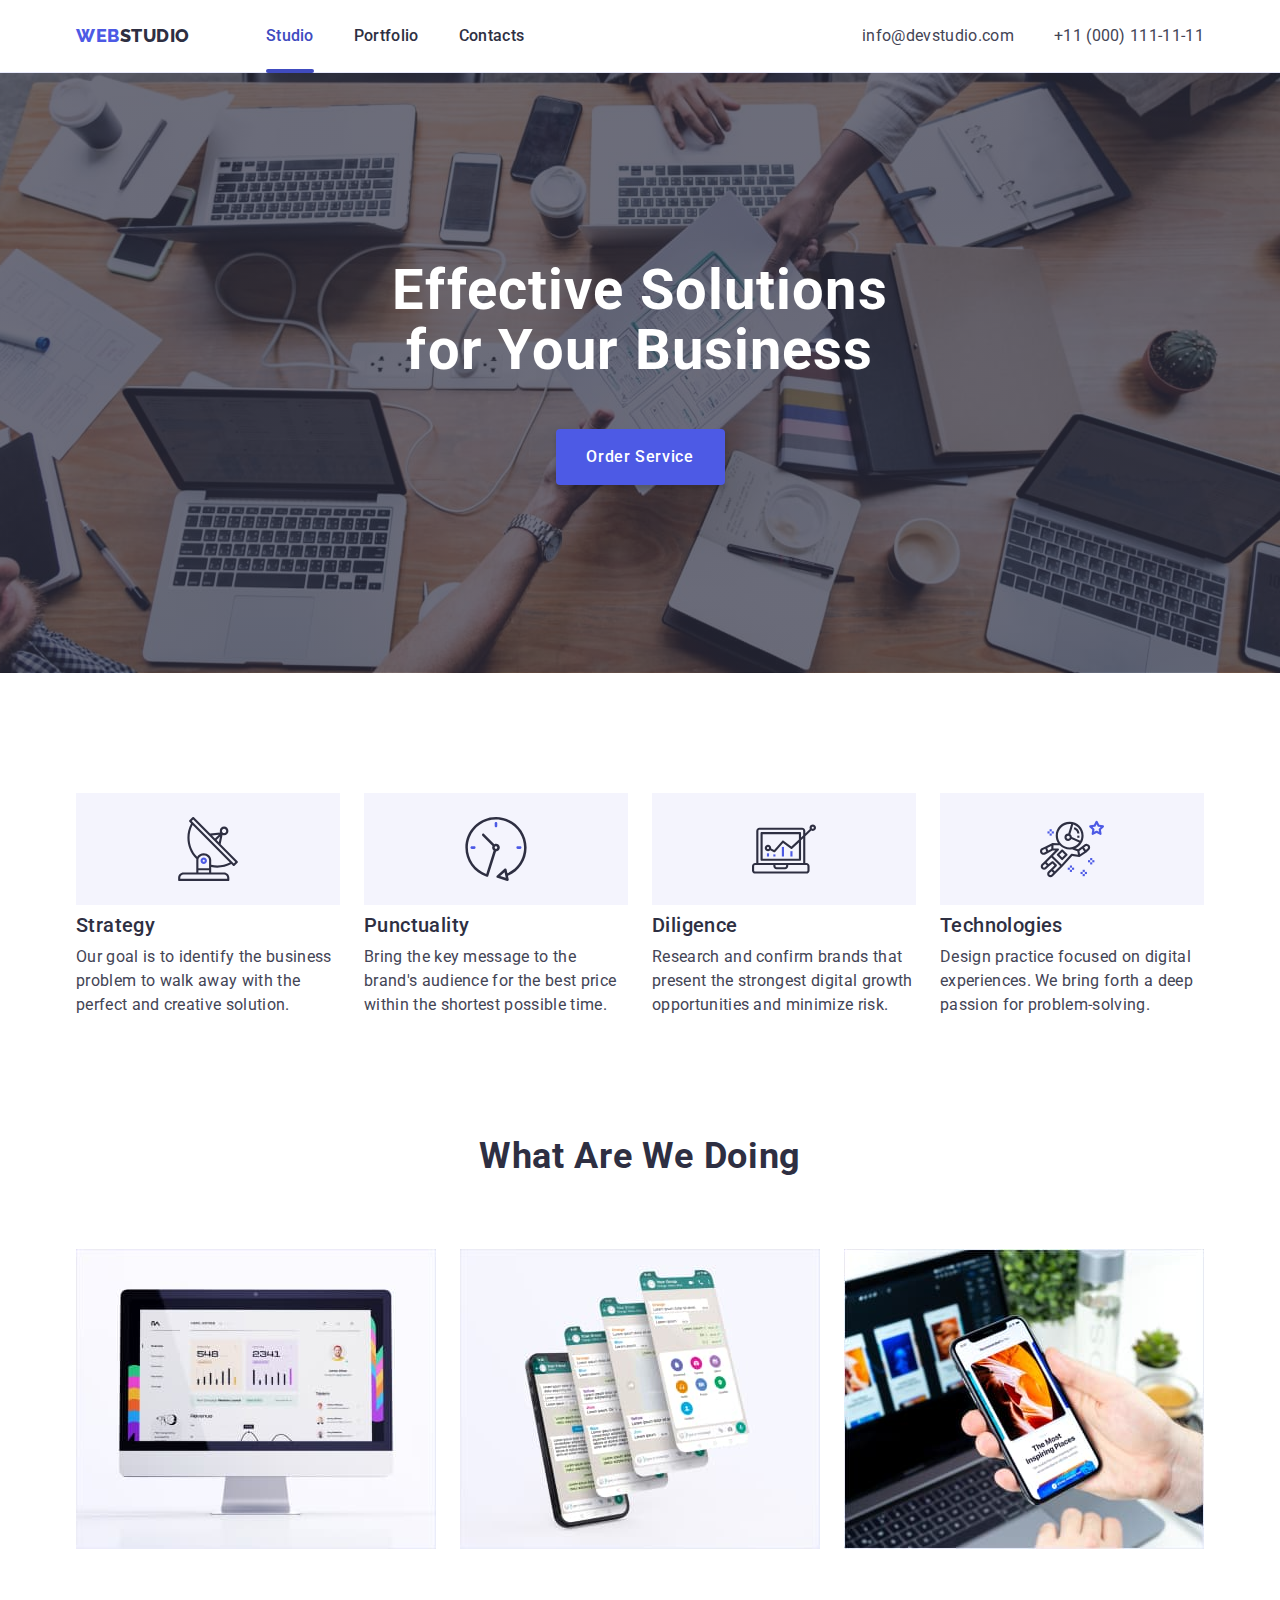
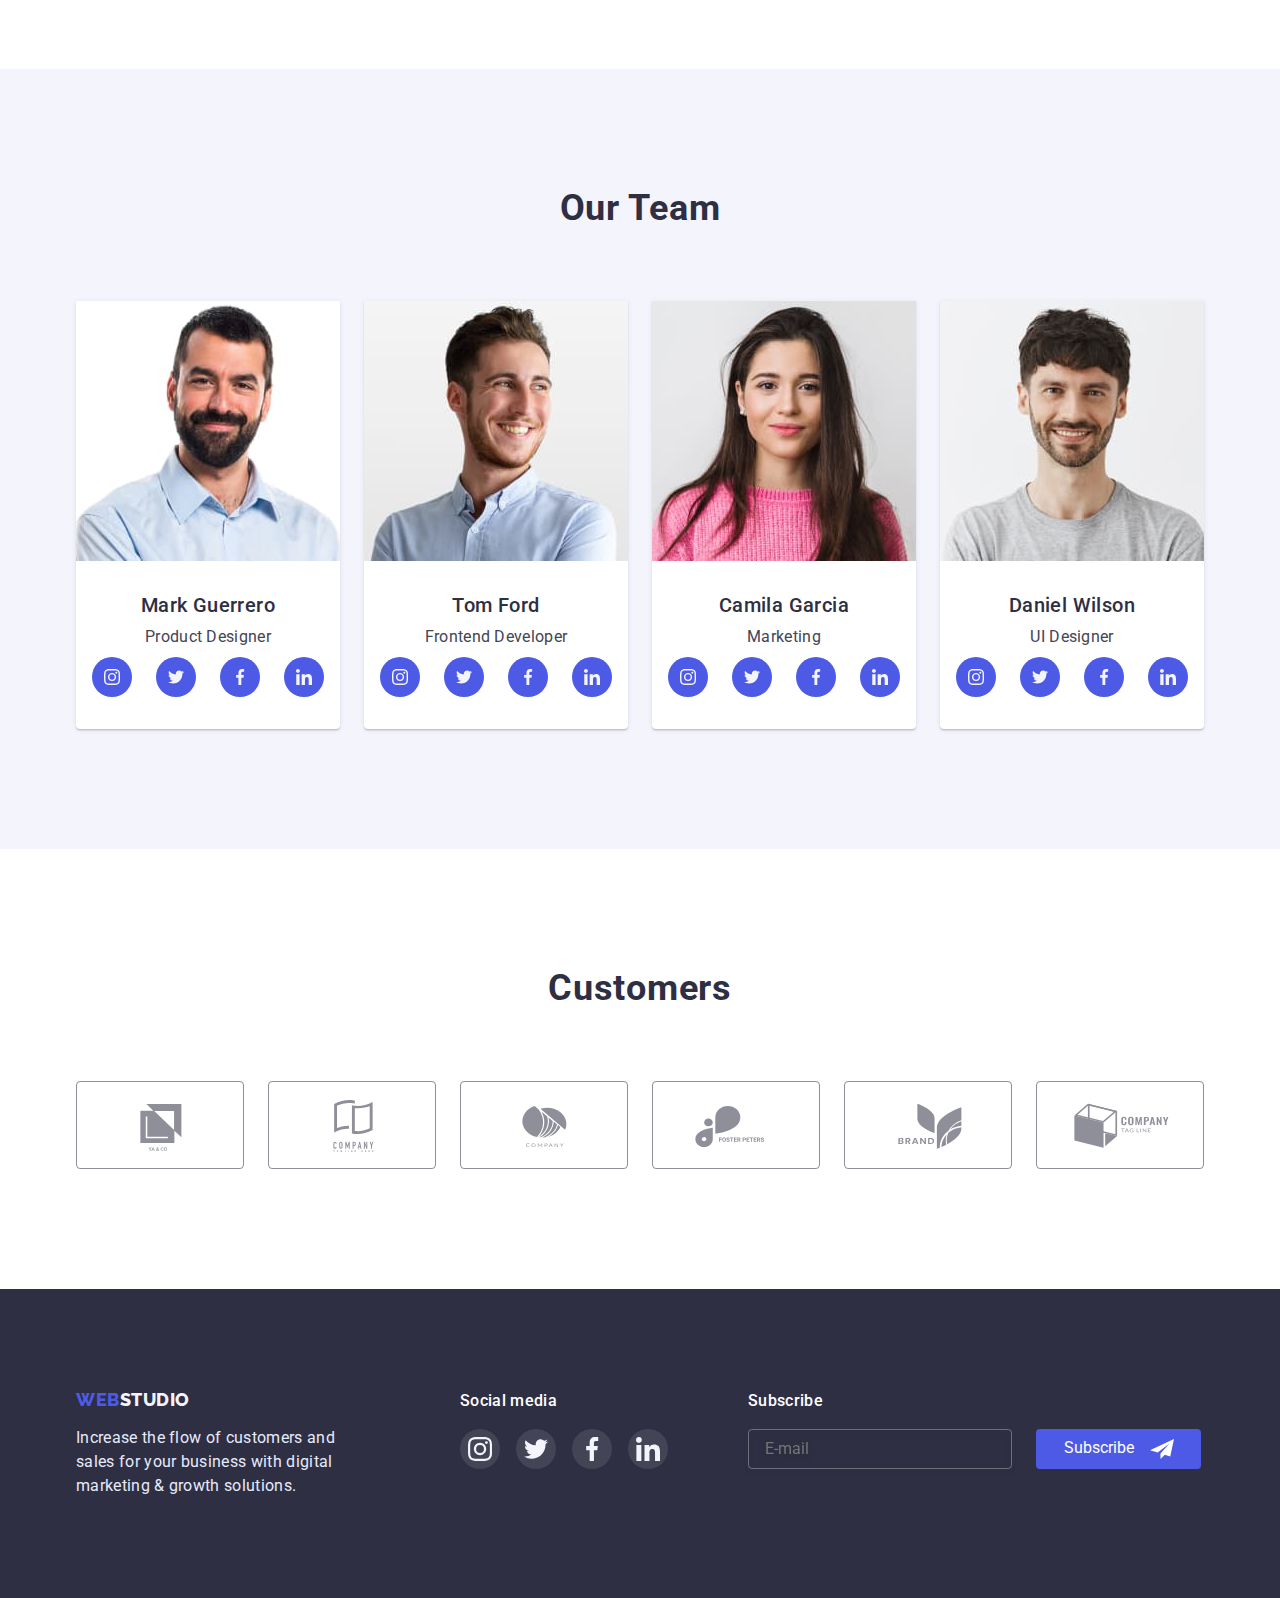
<file: index.html>
<!DOCTYPE html>
<html lang="en">
  <head>
    <meta charset="UTF-8" />
    <meta http-equiv="X-UA-Compatible" content="IE=edge" />
    <meta name="viewport" content="width=device-width, initial-scale=1.0" />
    <title>Document</title>
    <link rel="preconnect" href="https://fonts.googleapis.com" />
    <link rel="preconnect" href="https://fonts.gstatic.com" crossorigin />
    <link
      href="https://fonts.googleapis.com/css2?family=Raleway:wght@800&family=Roboto:wght@400;500;700;900&display=swap"
      rel="stylesheet"
    />
    <link rel="stylesheet" href="./css/modern-normalize.css" />
    <link rel="stylesheet" href="./css/styles.css" />
  </head>
  <body>
    <header class="header">
      <div class="container header-container">
        <nav class="nav-list link">
          <a href="./index.html" class="logo-link link"
            >Web<span class="logo-span-header">Studio</span></a
          >
          <ul class="header-list list">
            <li class="header-title">
              <a href="./index.html" class="header-title-item link studio"
                >Studio</a
              >
            </li>
            <li class="header-title">
              <a href="./portfolio.html" class="header-title-item link"
                >Portfolio</a
              >
            </li>
            <li class="header-title">
              <a href="" class="header-title-item link">Contacts</a>
            </li>
          </ul>
        </nav>
        <address class="contact-list-title">
          <ul class="contact-list list">
            <li class="contact-item-list">
              <a href="mailto:info@devstudio.com" class="contact-item link"
                >info@devstudio.com</a
              >
            </li>
            <li class="contact-item-list">
              <a href="tel:+110001111111" class="contact-item link"
                >+11 (000) 111-11-11</a
              >
            </li>
          </ul>
        </address>
      </div>
    </header>
    <main>
      <section class="title">
        <div class="container title-container">
          <h1 class="title-text">Effective Solutions for Your Business</h1>
          <button type="button" class="title-btn" data-modal-open>
            Order Service
          </button>
        </div>
      </section>
      <section class="section">
        <div class="container">
          <h2 class="visually-hidden">gh</h2>
          <ul class="plan-list-section list">
            <li class="plan-list">
              <div class="plan-div">
                <svg class="plan-icon">
                  <use href="./images/icons.svg#icon-icon-1"></use>
                </svg>
              </div>
              <h3 class="plan-item">Strategy</h3>
              <p class="plan-text">
                Our goal is to identify the business problem to walk away with
                the perfect and creative solution.
              </p>
            </li>
            <li class="plan-list">
              <div class="plan-div">
                <svg class="plan-icon">
                  <use href="./images/icons.svg#icon-icon-2"></use>
                </svg>
              </div>
              <h3 class="plan-item">Punctuality</h3>
              <p class="plan-text">
                Bring the key message to the brand's audience for the best price
                within the shortest possible time.
              </p>
            </li>
            <li class="plan-list">
              <div class="plan-div">
                <svg class="plan-icon">
                  <use href="./images/icons.svg#icon-icon-3"></use>
                </svg>
              </div>
              <h3 class="plan-item">Diligence</h3>
              <p class="plan-text">
                Research and confirm brands that present the strongest digital
                growth opportunities and minimize risk.
              </p>
            </li>
            <li class="plan-list">
              <div class="plan-div">
                <svg class="plan-icon">
                  <use href="./images/icons.svg#icon-icon-4"></use>
                </svg>
              </div>
              <h3 class="plan-item">Technologies</h3>
              <p class="plan-text">
                Design practice focused on digital experiences. We bring forth a
                deep passion for problem-solving.
              </p>
            </li>
          </ul>
        </div>
      </section>
      <section class="section servises-section">
        <div class="container">
          <h2 class="servises-title-list">What are we doing</h2>
          <ul class="servises-list list">
            <li class="servises-list-item">
              <img
                src="./images/img_1.jpg"
                alt="Computer monitor"
                width="360"
                height="300"
              />
            </li>
            <li class="servises-list-item">
              <img
                src="./images/img_2.jpg"
                alt="Smartphone screen"
                width="360"
                height="300"
              />
            </li>
            <li class="servises-list-item">
              <img
                src="./images/img_3.jpg"
                alt="Smartphone in hand"
                width="360"
                height="300"
              />
            </li>
          </ul>
        </div>
      </section>
      <section class="team section">
        <div class="container">
          <h2 class="team-heading">Our Team</h2>
          <ul class="team-list-section list">
            <li class="team-list">
              <img
                src="./images/img_4.jpg"
                alt="Mark's photo"
                width="264"
                height="260"
              />
              <div class="team-card-div">
                <h3 class="team-title">Mark Guerrero</h3>
                <p class="team-text">Product Designer</p>
                <ul class="team-soc-list list">
                  <li class="team-soc-item">
                    <a class="team-soc-link link" href="">
                      <svg width="16" height="16" class="team-soc-icon">
                        <use href="./images/icons.svg#icon-instagram"></use>
                      </svg>
                    </a>
                  </li>
                  <li class="team-soc-item">
                    <a class="team-soc-link link" href="">
                      <svg width="16" height="16" class="team-soc-icon">
                        <use href="./images/icons.svg#icon-twitter"></use>
                      </svg>
                    </a>
                  </li>
                  <li class="team-soc-item">
                    <a class="team-soc-link link" href="">
                      <svg width="16" height="16" class="team-soc-icon">
                        <use href="./images/icons.svg#icon-facebook"></use>
                      </svg>
                    </a>
                  </li>
                  <li class="team-soc-item">
                    <a class="team-soc-link link" href="">
                      <svg width="16" height="16" class="team-soc-icon">
                        <use href="./images/icons.svg#icon-linkedin"></use>
                      </svg>
                    </a>
                  </li>
                </ul>
              </div>
            </li>
            <li class="team-list">
              <img
                src="./images/img_5.jpg"
                alt="Tom's photo"
                width="264"
                height="260"
              />
              <div class="team-card-div">
                <h3 class="team-title">Tom Ford</h3>
                <p class="team-text">Frontend Developer</p>
                <ul class="team-soc-list list">
                  <li class="team-soc-item">
                    <a class="team-soc-link link" href="">
                      <svg width="16" height="16" class="team-soc-icon">
                        <use href="./images/icons.svg#icon-instagram"></use>
                      </svg>
                    </a>
                  </li>
                  <li class="team-soc-item">
                    <a class="team-soc-link link" href="">
                      <svg width="16" height="16" class="team-soc-icon">
                        <use href="./images/icons.svg#icon-twitter"></use>
                      </svg>
                    </a>
                  </li>
                  <li class="team-soc-item">
                    <a class="team-soc-link link" href="">
                      <svg width="16" height="16" class="team-soc-icon">
                        <use href="./images/icons.svg#icon-facebook"></use>
                      </svg>
                    </a>
                  </li>
                  <li class="team-soc-item">
                    <a class="team-soc-link link" href="">
                      <svg width="16" height="16" class="team-soc-icon">
                        <use href="./images/icons.svg#icon-linkedin"></use>
                      </svg>
                    </a>
                  </li>
                </ul>
              </div>
            </li>
            <li class="team-list">
              <img
                src="./images/img_6.jpg"
                alt="Сamila's photo"
                width="264"
                height="260"
              />
              <div class="team-card-div">
                <h3 class="team-title">Camila Garcia</h3>
                <p class="team-text">Marketing</p>
                <ul class="team-soc-list list">
                  <li class="team-soc-item">
                    <a class="team-soc-link link" href="">
                      <svg width="16" height="16" class="team-soc-icon">
                        <use href="./images/icons.svg#icon-instagram"></use>
                      </svg>
                    </a>
                  </li>
                  <li class="team-soc-item">
                    <a class="team-soc-link link" href="">
                      <svg width="16" height="16" class="team-soc-icon">
                        <use href="./images/icons.svg#icon-twitter"></use>
                      </svg>
                    </a>
                  </li>
                  <li class="team-soc-item">
                    <a class="team-soc-link link" href="">
                      <svg width="16" height="16" class="team-soc-icon">
                        <use href="./images/icons.svg#icon-facebook"></use>
                      </svg>
                    </a>
                  </li>
                  <li class="team-soc-item">
                    <a class="team-soc-link link" href="">
                      <svg width="16" height="16" class="team-soc-icon">
                        <use href="./images/icons.svg#icon-linkedin"></use>
                      </svg>
                    </a>
                  </li>
                </ul>
              </div>
            </li>
            <li class="team-list">
              <img
                src="./images/img_7.jpg"
                alt="Daniel's photo"
                width="264"
                height="260"
              />
              <div class="team-card-div">
                <h3 class="team-title">Daniel Wilson</h3>
                <p class="team-text">UI Designer</p>
                <ul class="team-soc-list list">
                  <li class="team-soc-item">
                    <a class="team-soc-link link" href="">
                      <svg width="16" height="16" class="team-soc-icon">
                        <use href="./images/icons.svg#icon-instagram"></use>
                      </svg>
                    </a>
                  </li>
                  <li class="team-soc-item">
                    <a class="team-soc-link link" href="">
                      <svg width="16" height="16" class="team-soc-icon">
                        <use href="./images/icons.svg#icon-twitter"></use>
                      </svg>
                    </a>
                  </li>
                  <li class="team-soc-item">
                    <a class="team-soc-link link" href="">
                      <svg width="16" height="16" class="team-soc-icon">
                        <use href="./images/icons.svg#icon-facebook"></use>
                      </svg>
                    </a>
                  </li>
                  <li class="team-soc-item">
                    <a class="team-soc-link link" href="">
                      <svg width="16" height="16" class="team-soc-icon">
                        <use href="./images/icons.svg#icon-linkedin"></use>
                      </svg>
                    </a>
                  </li>
                </ul>
              </div>
            </li>
          </ul>
        </div>
      </section>
      <section class="section">
        <div class="container">
          <h2 class="custumers-text">Customers</h2>
          <ul class="custumers-list list">
            <li class="custumers-item">
              <a class="custumers-link link" href="">
                <svg class="custumers-icon">
                  <use href="./images/icons.svg#icon-client-1"></use>
                </svg>
              </a>
            </li>
            <li class="custumers-item">
              <a class="custumers-link link" href="">
                <svg class="custumers-icon">
                  <use href="./images/icons.svg#icon-client-2"></use>
                </svg>
              </a>
            </li>
            <li class="custumers-item">
              <a class="custumers-link link" href="">
                <svg class="custumers-icon">
                  <use href="./images/icons.svg#icon-client-3"></use>
                </svg>
              </a>
            </li>
            <li class="custumers-item">
              <a class="custumers-link link" href="">
                <svg class="custumers-icon">
                  <use href="./images/icons.svg#icon-client-4"></use>
                </svg>
              </a>
            </li>
            <li class="custumers-item">
              <a class="custumers-link link" href="">
                <svg class="custumers-icon">
                  <use href="./images/icons.svg#icon-client-5"></use>
                </svg>
              </a>
            </li>
            <li class="custumers-item">
              <a class="custumers-link link" href="">
                <svg class="custumers-icon">
                  <use href="./images/icons.svg#icon-client-6"></use>
                </svg>
              </a>
            </li>
          </ul>
        </div>
      </section>
    </main>
    <footer class="footer">
      <div class="container footer-div">
        <div>
          <a href="./index.html" class="logo-link link"
            >Web<span class="logo-span-footer">Studio</span></a
          >
          <p class="footer-text">
            Increase the flow of customers and sales for your business with
            digital marketing & growth solutions.
          </p>
        </div>
        <div class="footer-soc-div">
          <p class="footer-soc-text">Social media</p>
          <ul class="footer-soc-list list">
            <li class="footer-soc-item">
              <a class="footer-soc-link link" href="">
                <svg width="24" height="24" class="footer-soc-icon">
                  <use href="./images/icons.svg#icon-instagram"></use>
                </svg>
              </a>
            </li>
            <li class="footer-soc-item">
              <a class="footer-soc-link link" href="">
                <svg width="24" height="24" class="footer-soc-icon">
                  <use href="./images/icons.svg#icon-twitter"></use>
                </svg>
              </a>
            </li>
            <li class="footer-soc-item">
              <a class="footer-soc-link link" href="">
                <svg width="24" height="24" class="footer-soc-icon">
                  <use href="./images/icons.svg#icon-facebook"></use>
                </svg>
              </a>
            </li>
            <li class="footer-soc-item">
              <a class="footer-soc-link link" href="">
                <svg width="24" height="24" class="footer-soc-icon">
                  <use href="./images/icons.svg#icon-linkedin"></use>
                </svg>
              </a>
            </li>
          </ul>
        </div>
        <div class="footer-email-div">
          <p class="footer-sub-text">Subscribe</p>
          <form class="footer-form">
            <input
              type="email"
              name="footer-email"
              class="footer-email"
              placeholder="E-mail"
            />
            <button type="submit" class="footer-sub-btn">
              Subscribe
              <svg width="24" height="24">
                <use href="./images/icons.svg#icon-telegram"></use>
              </svg>
            </button>
          </form>
        </div>
      </div>
    </footer>
    <!-------------Modal-window------------>
    <div class="backdrop is-hidden" data-modal>
      <div class="modal">
        <button type="button" data-modal-close class="modal-close-btn">
          <svg width="8" height="8" class="modal-btn-svg">
            <use href="./images/icons.svg#icon-close"></use>
          </svg>
        </button>
        <p class="modal-title">Leave your contacts and we will call you back</p>
        <form>
          <div class="modal-div">
            <label class="modal-label" for="user-name">Name </label>
            <div class="modal-input-div">
              <input
                class="modal-input"
                type="text"
                name="user-name"
                id="user-name"
              />
              <svg width="18" height="24" class="modal-input-svg">
                <use href="./images/icons.svg#icon-person"></use>
              </svg>
            </div>
          </div>
          <div class="modal-div">
            <label class="modal-label" for="user-phone">Phone</label>
            <div class="modal-input-div">
              <input
                class="modal-input"
                type="tel"
                name="user-phone"
                id="user-phone"
              />
              <svg width="18" height="24" class="modal-input-svg">
                <use href="./images/icons.svg#icon-phone"></use>
              </svg>
            </div>
          </div>
          <div class="modal-div">
            <label class="modal-label" for="user-email">Email</label>
            <div class="modal-input-div">
              <input
                class="modal-input"
                type="email"
                name="user-email"
                id="user-email"
              />
              <svg width="18" height="24" class="modal-input-svg">
                <use href="./images/icons.svg#icon-email"></use>
              </svg>
            </div>
          </div>
          <div class="modal-textarea-div">
            <label class="modal-label" for="user-comment">Comment </label>
            <textarea
              class="modal-textarea"
              name="user-comment"
              id="user-comment"
              placeholder="Text input"
            ></textarea>
          </div>
          <input
            type="checkbox"
            name="user-privacy"
            id="privacy"
            value="true"
            class="modal-check visually-hidden"
          />
          <label for="privacy" class="modal-check-text"
            ><span class="modal-check-span">
              <svg width="10" height="8" class="modal-check-icon">
                <use href="./images/icons.svg#icon-check-mark"></use>
              </svg> </span
            >I accept the terms and conditions of the
            <a href="./" class="modal-check-link">Privacy Policy</a></label
          >
        </form>
        <button type="submit" class="modal-send-btn">Send</button>
      </div>
    </div>
    <script src="./js/modal.js"></script>
  </body>
</html>
</file>
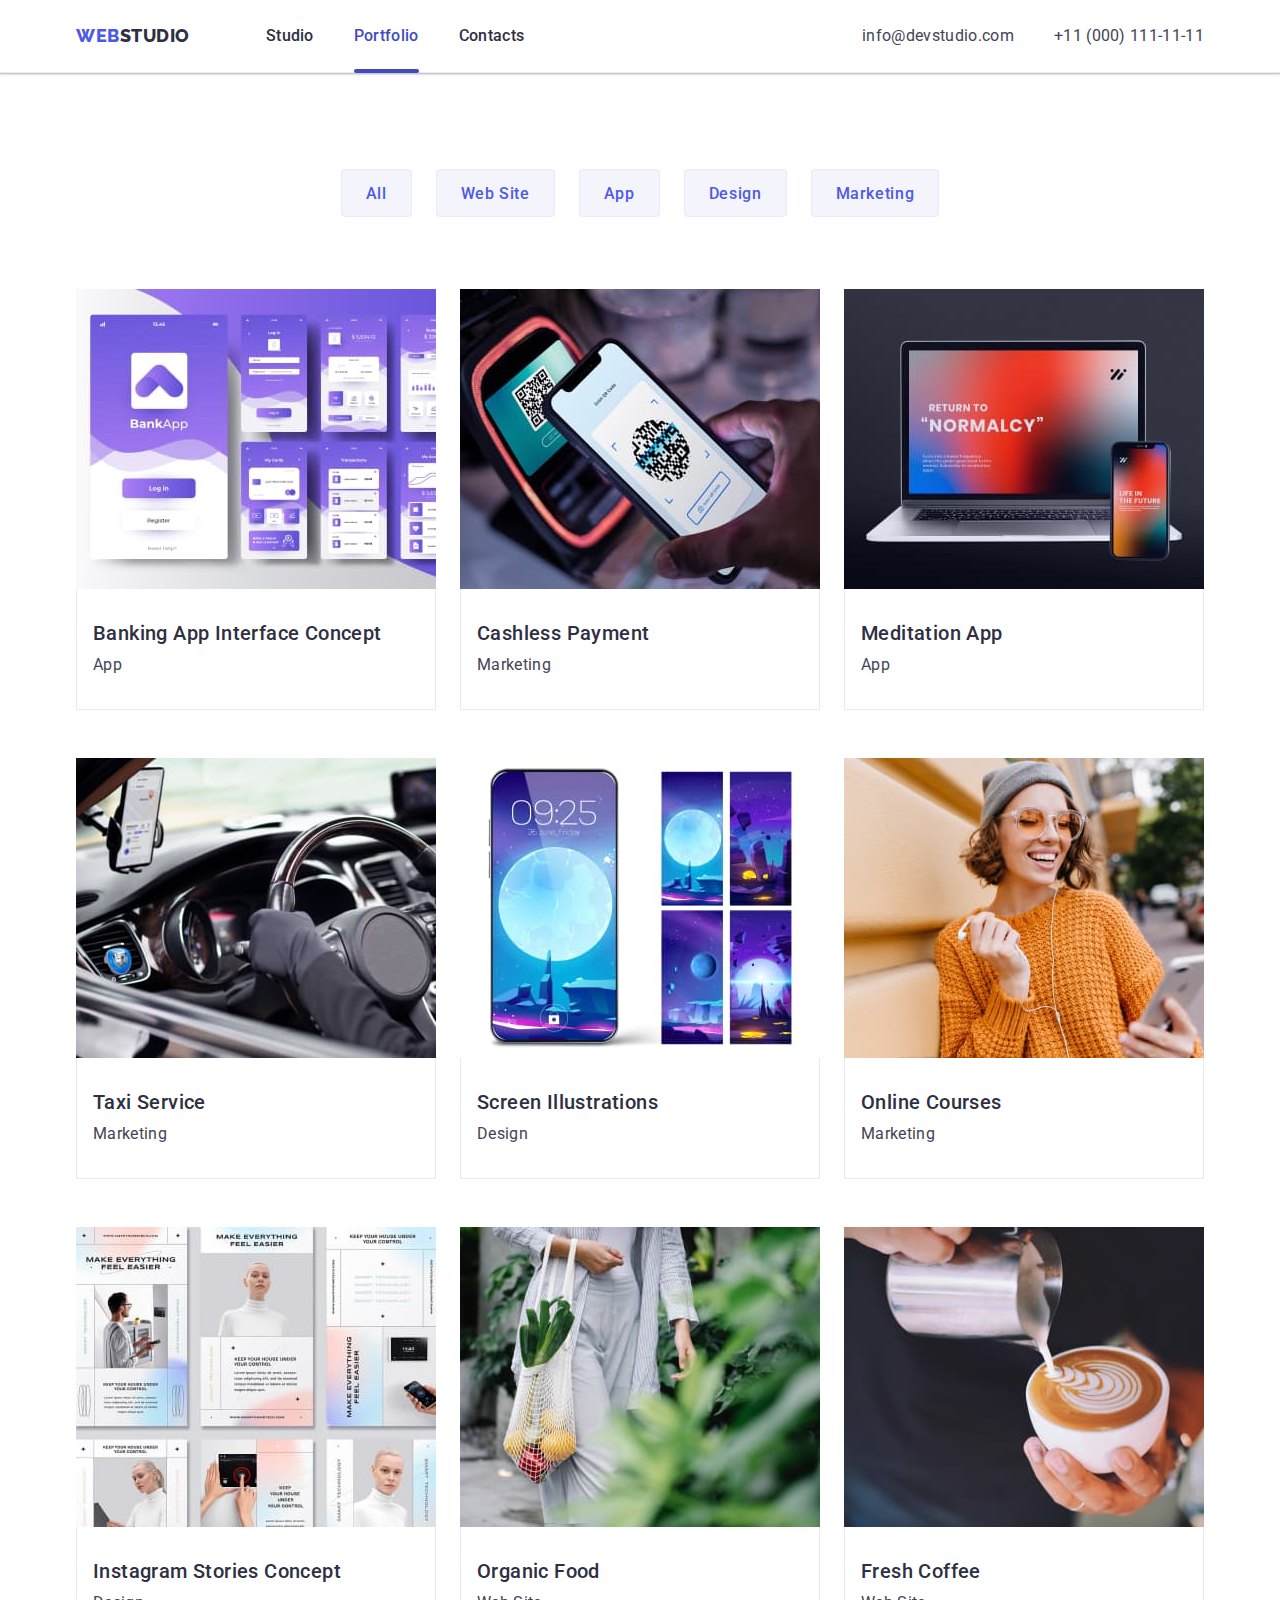
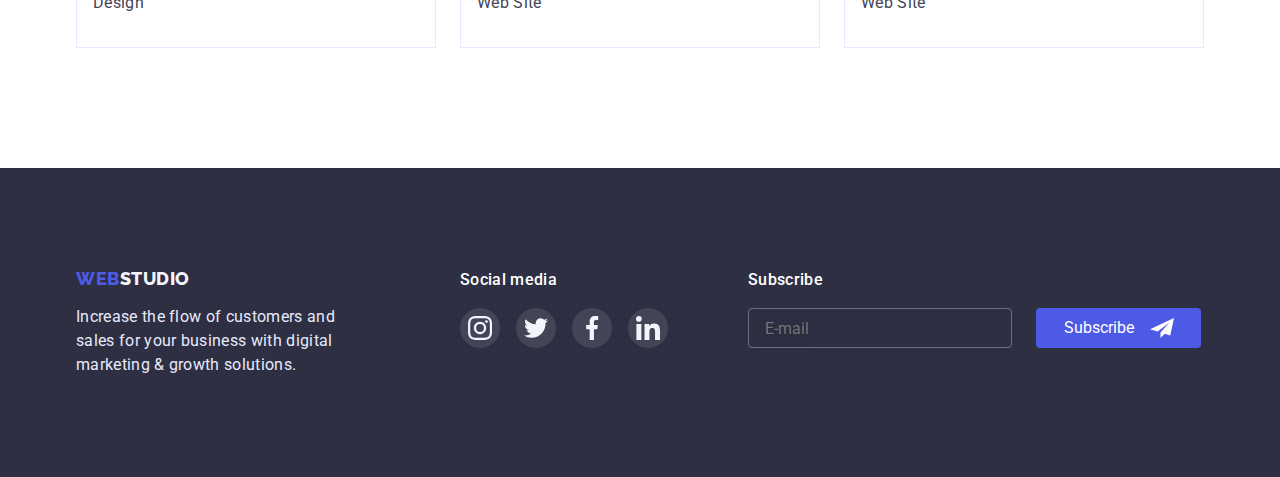
<file: portfolio.html>
<!DOCTYPE html>
<html lang="en">
  <head>
    <meta charset="UTF-8" />
    <meta http-equiv="X-UA-Compatible" content="IE=edge" />
    <meta name="viewport" content="width=device-width, initial-scale=1.0" />
    <title>Document</title>
    <link rel="preconnect" href="https://fonts.googleapis.com" />
    <link rel="preconnect" href="https://fonts.gstatic.com" crossorigin />
    <link
      href="https://fonts.googleapis.com/css2?family=Raleway:wght@800&family=Roboto:wght@400;500;700;900&display=swap"
      rel="stylesheet"
    />
    <link rel="stylesheet" href="./css/modern-normalize.css" />
    <link rel="stylesheet" href="./css/styles.css" />
  </head>
  <body>
    <header class="header">
      <div class="container header-container">
        <nav class="nav-list link">
          <a href="./index.html" class="logo-link link"
            >Web<span class="logo-span-header">Studio</span></a
          >
          <ul class="header-list list">
            <li class="header-title">
              <a href="./index.html" class="header-title-item link">Studio</a>
            </li>
            <li class="header-title">
              <a
                href="./portfolio.html"
                class="header-title-item link portfolio"
                >Portfolio</a
              >
            </li>
            <li class="header-title">
              <a href="" class="header-title-item link">Contacts</a>
            </li>
          </ul>
        </nav>
        <address class="contact-list-title">
          <ul class="contact-list list">
            <li class="contact-item-list">
              <a href="mailto:info@devstudio.com" class="contact-item link"
                >info@devstudio.com</a
              >
            </li>
            <li class="contact-item-list">
              <a href="tel:+110001111111" class="contact-item link"
                >+11 (000) 111-11-11</a
              >
            </li>
          </ul>
        </address>
      </div>
    </header>
    <main>
      <section class="portfolio-section">
        <div class="container">
          <h1 class="visually-hidden">gh</h1>
          <ul class="filters-list list">
            <li>
              <button type="button" class="filters-btn">All</button>
            </li>
            <li>
              <button type="button" class="filters-btn">Web Site</button>
            </li>
            <li>
              <button type="button" class="filters-btn">App</button>
            </li>
            <li>
              <button type="button" class="filters-btn">Design</button>
            </li>
            <li>
              <button type="button" class="filters-btn">Marketing</button>
            </li>
          </ul>
          <ul class="examples-title-list list">
            <li class="examples-list">
              <a href="" class="examples-link link">
                <div class="examples-img-div">
                  <img
                    src="./images/img8.jpg"
                    alt=""
                    width="360"
                    height="300"
                    class="link"
                  />
                  <p class="examples-img-text">
                    14 Stylish and User-Friendly App Design Concepts · Task
                    Manager App · Calorie Tracker App · Exotic Fruit Ecommerce
                    App · Cloud Storage App
                  </p>
                </div>
                <div class="examples-text-div">
                  <h2 class="examples-title">Banking App Interface Concept</h2>
                  <p class="examples-text">App</p>
                </div></a
              >
            </li>
            <li class="examples-list">
              <a href="" class="examples-link link">
                <div class="examples-img-div">
                  <img
                    src="./images/img9.jpg"
                    alt=""
                    width="360"
                    height="300"
                    class="link"
                  />
                  <p class="examples-img-text">
                    14 Stylish and User-Friendly App Design Concepts · Task
                    Manager App · Calorie Tracker App · Exotic Fruit Ecommerce
                    App · Cloud Storage App
                  </p>
                </div>
                <div class="examples-text-div">
                  <h2 class="examples-title">Cashless Payment</h2>
                  <p class="examples-text">Marketing</p>
                </div></a
              >
            </li>
            <li class="examples-list">
              <a href="" class="examples-link link">
                <div class="examples-img-div">
                  <img
                    src="./images/img10.jpg"
                    alt=""
                    width="360"
                    height="300"
                    class="link"
                  />
                  <p class="examples-img-text">
                    14 Stylish and User-Friendly App Design Concepts · Task
                    Manager App · Calorie Tracker App · Exotic Fruit Ecommerce
                    App · Cloud Storage App
                  </p>
                </div>
                <div class="examples-text-div">
                  <h2 class="examples-title">Meditation App</h2>
                  <p class="examples-text">App</p>
                </div>
              </a>
            </li>
            <li class="examples-list">
              <a href="" class="examples-link link">
                <div class="examples-img-div">
                  <img
                    src="./images/img11.jpg"
                    alt=""
                    width="360"
                    height="300"
                    class="link"
                  />
                  <p class="examples-img-text">
                    14 Stylish and User-Friendly App Design Concepts · Task
                    Manager App · Calorie Tracker App · Exotic Fruit Ecommerce
                    App · Cloud Storage App
                  </p>
                </div>
                <div class="examples-text-div">
                  <h2 class="examples-title">Taxi Service</h2>
                  <p class="examples-text">Marketing</p>
                </div></a
              >
            </li>
            <li class="examples-list">
              <a href="" class="examples-link link">
                <div class="examples-img-div">
                  <img
                    src="./images/img12.jpg"
                    alt=""
                    width="360"
                    height="300"
                    class="link"
                  />
                  <p class="examples-img-text">
                    14 Stylish and User-Friendly App Design Concepts · Task
                    Manager App · Calorie Tracker App · Exotic Fruit Ecommerce
                    App · Cloud Storage App
                  </p>
                </div>
                <div class="examples-text-div">
                  <h2 class="examples-title">Screen Illustrations</h2>
                  <p class="examples-text">Design</p>
                </div></a
              >
            </li>
            <li class="examples-list">
              <a href="" class="examples-link link">
                <div class="examples-img-div">
                  <img
                    src="./images/img13.jpg"
                    alt=""
                    width="360"
                    height="300"
                    class="link"
                  />
                  <p class="examples-img-text">
                    14 Stylish and User-Friendly App Design Concepts · Task
                    Manager App · Calorie Tracker App · Exotic Fruit Ecommerce
                    App · Cloud Storage App
                  </p>
                </div>
                <div class="examples-text-div">
                  <h2 class="examples-title">Online Courses</h2>
                  <p class="examples-text">Marketing</p>
                </div></a
              >
            </li>
            <li class="examples-list">
              <a href="" class="examples-link link">
                <div class="examples-img-div">
                  <img
                    src="./images/img14.jpg"
                    alt=""
                    width="360"
                    height="300"
                    class="link"
                  />
                  <p class="examples-img-text">
                    14 Stylish and User-Friendly App Design Concepts · Task
                    Manager App · Calorie Tracker App · Exotic Fruit Ecommerce
                    App · Cloud Storage App
                  </p>
                </div>
                <div class="examples-text-div">
                  <h2 class="examples-title">Instagram Stories Concept</h2>
                  <p class="examples-text">Design</p>
                </div></a
              >
            </li>
            <li class="examples-list">
              <a href="" class="examples-link link">
                <div class="examples-img-div">
                  <img
                    src="./images/img15.jpg"
                    alt=""
                    width="360"
                    height="300"
                    class="link"
                  />
                  <p class="examples-img-text">
                    14 Stylish and User-Friendly App Design Concepts · Task
                    Manager App · Calorie Tracker App · Exotic Fruit Ecommerce
                    App · Cloud Storage App
                  </p>
                </div>
                <div class="examples-text-div">
                  <h2 class="examples-title">Organic Food</h2>
                  <p class="examples-text">Web Site</p>
                </div></a
              >
            </li>
            <li class="examples-list">
              <a href="" class="examples-link link">
                <div class="examples-img-div">
                  <img
                    src="./images/img16.jpg"
                    alt=""
                    width="360"
                    height="300"
                    class="link"
                  />
                  <p class="examples-img-text">
                    14 Stylish and User-Friendly App Design Concepts · Task
                    Manager App · Calorie Tracker App · Exotic Fruit Ecommerce
                    App · Cloud Storage App
                  </p>
                </div>
                <div class="examples-text-div">
                  <h2 class="examples-title">Fresh Coffee</h2>
                  <p class="examples-text">Web Site</p>
                </div></a
              >
            </li>
          </ul>
        </div>
      </section>
    </main>
    <footer class="footer">
      <div class="container footer-div">
        <div>
          <a href="./index.html" class="logo-link link"
            >Web<span class="logo-span-footer">Studio</span></a
          >
          <p class="footer-text">
            Increase the flow of customers and sales for your business with
            digital marketing & growth solutions.
          </p>
        </div>
        <div class="footer-soc-div">
          <p class="footer-soc-text">Social media</p>
          <ul class="footer-soc-list list">
            <li class="footer-soc-item">
              <a class="footer-soc-link link" href="">
                <svg width="24" height="24" class="footer-soc-icon">
                  <use href="./images/icons.svg#icon-instagram"></use>
                </svg>
              </a>
            </li>
            <li class="footer-soc-item">
              <a class="footer-soc-link link" href="">
                <svg width="24" height="24" class="footer-soc-icon">
                  <use href="./images/icons.svg#icon-twitter"></use>
                </svg>
              </a>
            </li>
            <li class="footer-soc-item">
              <a class="footer-soc-link link" href="">
                <svg width="24" height="24" class="footer-soc-icon">
                  <use href="./images/icons.svg#icon-facebook"></use>
                </svg>
              </a>
            </li>
            <li class="footer-soc-item">
              <a class="footer-soc-link link" href="">
                <svg width="24" height="24" class="footer-soc-icon">
                  <use href="./images/icons.svg#icon-linkedin"></use>
                </svg>
              </a>
            </li>
          </ul>
        </div>
        <div class="footer-email-div">
          <p class="footer-sub-text">Subscribe</p>
          <form class="footer-form">
            <input
              type="email"
              name="footer-email"
              class="footer-email"
              placeholder="E-mail"
            />
            <button type="submit" class="footer-sub-btn">
              Subscribe
              <svg width="24" height="24">
                <use href="./images/icons.svg#icon-telegram"></use>
              </svg>
            </button>
          </form>
        </div>
      </div>
    </footer>
  </body>
</html>
</file>
<file: css/styles.css>
body {
  font-family: "Roboto", sans-serif;
  font-style: normal;
  background-color: var(--color5);
  color: var(--color3);
}
:root {
  --color1: #4d5ae5;
  --color2: #2e2f42;
  --color3: #434455;
  --color4: #404bbf;
  --color5: #ffffff;
  --color6: #f4f4fd;
  --color7: #e7e9fc;
  --gradient-color: linear-gradient(
    rgba(46, 47, 66, 0.7),
    rgba(46, 47, 66, 0.7)
  );
}
ul {
  margin: 0;
  padding: 0;
}
h1,
h2,
h3 {
  margin: 0;
  padding: 0;
}
p {
  margin: 0;
  padding: 0;
}
img {
  display: block;
  max-width: 100%;
  height: auto;
}
label {
  display: block;
}
.container {
  width: 1158px;
  margin: 0 auto;
  padding: 0 15px;
}
.section {
  padding: 120px 0;
}
.visually-hidden {
  position: absolute;
  width: 1px;
  height: 1px;
  margin: -1px;
  border: 0;
  padding: 0;
  white-space: nowrap;
  clip-path: inset(100%);
  clip: rect(0 0 0 0);
  overflow: hidden;
}
/* ----------Header-------- */
.header {
  border-bottom: 1px solid var(--color7);
  box-shadow: 0px 2px 1px rgba(46, 47, 66, 0.08),
    0px 1px 1px rgba(46, 47, 66, 0.16), 0px 1px 6px rgba(46, 47, 66, 0.08);
}
.header-container {
  display: flex;
  justify-content: space-between;
  align-items: center;
}
.nav-list {
  display: flex;
  align-items: center;
}
.logo-link {
  list-style: none;
  font-family: "Raleway", sans-serif;
  font-weight: 800;
  font-size: 18px;
  line-height: 1.17;
  letter-spacing: 0.03em;
  text-transform: uppercase;
  text-decoration: none;
  color: var(--color1);
}
.logo-link {
  margin-right: 76px;
}
.link {
  text-decoration: none;
}
.logo-span-header {
  color: var(--color2);
}
.list {
  list-style: none;
}
.header-list {
  display: flex;
  gap: 40px;
}
.header-list {
  list-style: none;
}
.header-title-item {
  font-weight: 500;
  font-size: 16px;
  line-height: 1.5;
  letter-spacing: 0.02em;
  color: var(--color2);
  padding: 24px 0;
  display: block;
  position: relative;
  transition-property: color;
  transition-duration: 250ms;
  transition-timing-function: cubic-bezier(0.4, 0, 0.2, 1);
}
.header-title-item:hover,
.header-title-item:focus {
  color: var(--color4);
}
.contact-list-title {
  font-style: normal;
}
.contact-list {
  display: flex;
  gap: 40px;
}
.contact-item {
  font-size: 16px;
  line-height: 1.5;
  letter-spacing: 0.02em;
  color: var(--color3);
  transition-property: color;
  transition-duration: 250ms;
  transition-timing-function: cubic-bezier(0.4, 0, 0.2, 1);
}
.contact-item:hover,
.contact-item:focus {
  color: var(--color4);
}

.studio::after,
.portfolio::after {
  background-color: var(--color4);
  border-radius: 2px;
  width: 100%;
  height: 4px;
  content: "";
  display: block;
  position: absolute;
  bottom: -1px;
}
.studio,
.portfolio {
  color: var(--color4);
}
/* ----------Sector 1 index.html--------- */
.title {
  background-color: var(--color2);
  background-image: var(--gradient-color), url(../images/people-office\ 1.jpg);
  background-repeat: no-repeat;
  background-position: center;
  background-size: cover;
  max-width: 1440px;
  margin: 0 auto;
}
.title-text {
  font-weight: 700;
  font-size: 56px;
  line-height: 1.07;
  text-align: center;
  letter-spacing: 0.02em;
  color: var(--color5);
  margin-bottom: 48px;
}
.title-btn {
  width: 169px;
  height: 56px;
  font-family: "Roboto", sans-serif;
  font-weight: 500;
  font-size: 16px;
  line-height: 1.5;
  letter-spacing: 0.04em;
  color: var(--color5);
  cursor: pointer;
  background-color: var(--color1);
  box-shadow: 0px 4px 4px rgba(0, 0, 0, 0.15);
  border-radius: 4px;
  border: transparent;
  transition-property: background-color;
  transition-duration: 250ms;
  transition-timing-function: cubic-bezier(0.4, 0, 0.2, 1);
}
.title-btn:hover,
.title-btn:focus {
  background-color: var(--color4);
}
.title-container {
  max-width: 496px;
  padding: 188px 0;
  text-align: center;
}
/* ----------Sector 2 index.html--------- */
.plan-list-section {
  display: flex;
  align-items: flex-start;
  justify-content: center;
  gap: 24px;
}
.plan-list {
  flex-basis: 264px;
}
.plan-item {
  font-weight: 500;
  font-size: 20px;
  line-height: 1.2;
  letter-spacing: 0.02em;
  color: var(--color2);
}
.plan-item {
  margin-bottom: 8px;
  margin-top: 8px;
}
.plan-text {
  font-size: 16px;
  line-height: 1.5;
  letter-spacing: 0.02em;
}
.plan-div {
  width: 264px;
  height: 112px;
  background-color: var(--color6);
  display: flex;
  justify-content: center;
  align-items: center;
}
.plan-icon {
  width: 64px;
  height: 64px;
}
/* ----------Sector 3 index.html--------- */
.servises-title-list {
  font-weight: 700;
  font-size: 36px;
  line-height: 1.11;
  text-align: center;
  letter-spacing: 0.02em;
  text-transform: capitalize;
  color: var(--color2);
}
.servises-title-list {
  margin-bottom: 72px;
}
.servises-list {
  display: flex;
  align-items: center;
  justify-content: center;
  gap: 24px;
}

.servises-section {
  padding-top: 0;
}
/* ----------Sector 4 index.html--------- */
.team {
  background-color: var(--color6);
}
.team-list {
  background-color: var(--color5);
  box-shadow: 0px 1px 6px rgba(46, 47, 66, 0.08),
    0px 1px 1px rgba(46, 47, 66, 0.16), 0px 2px 1px rgba(46, 47, 66, 0.08);
  border-radius: 0px 0px 4px 4px;
}
.team-heading {
  font-weight: 700;
  font-size: 36px;
  line-height: 1.11;
  text-align: center;
  letter-spacing: 0.02em;
  text-transform: capitalize;
  color: var(--color2);
}
.team-heading {
  margin-bottom: 72px;
}
.team-list-section {
  display: flex;
  align-items: center;
  justify-content: center;
  gap: 24px;
}
.team-title {
  font-weight: 500;
  font-size: 20px;
  line-height: 1.2;
  text-align: center;
  letter-spacing: 0.02em;
  color: var(--color2);
  margin-bottom: 8px;
}
.team-text {
  font-size: 16px;
  line-height: 1.5;
  text-align: center;
  letter-spacing: 0.02em;
  margin-bottom: 8px;
}
.team-card-div {
  padding: 32px 16px;
}
.team-soc-list {
  display: flex;
  justify-content: center;
  gap: 24px;
}
.team-soc-item {
  width: 40px;
  height: 40px;
}
.team-soc-link {
  width: 100%;
  height: 100%;
  border-radius: 50%;
  background-color: var(--color1);
  display: flex;
  justify-content: center;
  align-items: center;
  transition-property: background-color;
  transition-duration: 250ms;
  transition-timing-function: cubic-bezier(0.4, 0, 0.2, 1);
}
.team-soc-icon {
  fill: var(--color6);
}
.team-soc-link:hover,
.team-soc-link:focus {
  background-color: var(--color4);
}
/* ----------Sector 5 index.html--------- */
.custumers-text {
  font-weight: 700;
  font-size: 36px;
  line-height: 1.11;
  text-align: center;
  letter-spacing: 0.02em;
  text-transform: capitalize;
  color: var(--color2);
  margin-bottom: 72px;
}
.custumers-list {
  display: flex;
  justify-content: center;
  align-items: center;
  gap: 24px;
}
.custumers-icon {
  width: 104px;
  height: 56px;
  fill: #8e8f99;
  transition-property: fill;
  transition-duration: 250ms;
  transition-timing-function: cubic-bezier(0.4, 0, 0.2, 1);
}
.custumers-link {
  width: 168px;
  height: 88px;
  display: flex;
  justify-content: center;
  align-items: center;
  border: 1px solid #8e8f99;
  border-radius: 4px;
  transition-property: border-color;
  transition-duration: 250ms;
  transition-timing-function: cubic-bezier(0.4, 0, 0.2, 1);
}
.custumers-link:hover,
.custumers-link:focus {
  border-color: var(--color4);
}
.custumers-link:hover .custumers-icon,
.custumers-link:focus .custumers-icon {
  fill: var(--color4);
}

/* ----------Sector 1 portfolio.html--------- */
.portfolio-section {
  padding: 96px 0 120px 0;
}
.filters-list {
  margin-bottom: 72px;
}
.filters-list {
  display: flex;
  align-items: center;
  justify-content: center;
  gap: 24px;
}
.filters-btn {
  cursor: pointer;
  background-color: var(--color6);
  border: 1px solid var(--color7);
  border-radius: 4px;
  flex: none;
  order: 3;
  flex-grow: 0;
  height: 48px;
  padding: 12px 24px;
}
.filters-btn {
  font-family: "Roboto", sans-serif;
  font-weight: 500;
  font-size: 16px;
  line-height: 1.5;
  text-align: center;
  letter-spacing: 0.04em;
  color: var(--color1);
  transition-property: color, background-color, border, box-shadow;
  transition-duration: 250ms;
  transition-timing-function: cubic-bezier(0.4, 0, 0.2, 1);
}
.filters-btn:hover,
.filters-btn:focus {
  color: var(--color5);
  background-color: var(--color4);
  box-shadow: 0px 3px 1px rgba(0, 0, 0, 0.1), 0px 2px 1px rgba(0, 0, 0, 0.08),
    0px 2px 2px rgba(0, 0, 0, 0.12);
  border-radius: 4px;
  border: 1px solid var(--color4);
}
.examples-title-list {
  display: flex;
  align-items: center;
  flex-direction: row;
  justify-content: center;
  flex-wrap: wrap;
  row-gap: 48px;
  column-gap: 24px;
}
.examples-title {
  font-weight: 500;
  font-size: 20px;
  line-height: 1.2;
  letter-spacing: 0.02em;
  color: var(--color2);
  margin-bottom: 8px;
}
.examples-text {
  font-size: 16px;
  line-height: 1.5;
  letter-spacing: 0.02em;
  color: var(--color3);
}
.examples-list:hover .examples-img-text {
  transform: translateY(0);
}
.examples-link {
  display: block;
  transition-property: box-shadow;
  transition-duration: 250ms;
  transition-timing-function: cubic-bezier(0.4, 0, 0.2, 1);
}
.examples-img-div {
  position: relative;
  overflow: hidden;
}
.examples-img-text {
  position: absolute;
  top: 0;
  font-size: 16px;
  line-height: 1.5;
  letter-spacing: 0.02em;
  padding: 40px 32px;
  color: var(--color6);
  background-color: var(--color1);
  height: 100%;
  width: 100%;
  transform: translateY(100%);
  transition-property: transform;
  transition-duration: 250ms;
  transition-timing-function: cubic-bezier(0.4, 0, 0.2, 1);
}
.examples-link:hover,
.examples-link:focus {
  box-shadow: 0px 1px 6px rgba(46, 47, 66, 0.08),
    0px 1px 1px rgba(46, 47, 66, 0.16), 0px 2px 1px rgba(46, 47, 66, 0.08);
}
.examples-text-div {
  padding: 32px 0;
  padding-left: 16px;
  border-left: 1px solid var(--color7);
  border-right: 1px solid var(--color7);
  border-bottom: 1px solid var(--color7);
}
/* ---------Footer--------- */
.footer {
  background-color: var(--color2);
  padding: 100px 0;
}
.footer-div {
  display: flex;
}
.footer-text {
  font-size: 16px;
  line-height: 1.5;
  letter-spacing: 0.02em;
  color: var(--color7);
}
.footer-text {
  max-width: 264px;
  margin-top: 16px;
}
.logo-span-footer {
  color: var(--color6);
}
.footer-soc-div {
  margin-left: 120px;
}
.footer-soc-text {
  font-weight: 500;
  font-size: 16px;
  line-height: 1.5;
  letter-spacing: 0.02em;
  color: var(--color5);
  margin-bottom: 16px;
}
.footer-soc-list {
  display: flex;
  justify-content: center;
  gap: 16px;
}
.footer-soc-item {
  width: 40px;
  height: 40px;
}
.footer-soc-link {
  width: 100%;
  height: 100%;
  border-radius: 50%;
  background-color: rgba(255, 255, 255, 0.1);
  display: flex;
  justify-content: center;
  align-items: center;
  transition-property: background-color;
  transition-duration: 250ms;
  transition-timing-function: cubic-bezier(0.4, 0, 0.2, 1);
}
.footer-soc-icon {
  fill: var(--color6);
}
.footer-soc-link:hover,
.footer-soc-link:focus {
  background-color: #31d0aa;
}
.footer-email-div {
  margin-left: 80px;
}
.footer-form {
  display: flex;
  margin-top: 16px;
}
.footer-sub-text {
  font-weight: 500;
  font-size: 16px;
  line-height: 1.5;
  letter-spacing: 0.02em;
  color: var(--color5);
}
.footer-email {
  border: 1px solid rgba(255, 255, 255, 0.3);
  filter: drop-shadow(0px 4px 4px rgba(0, 0, 0, 0.15));
  border-radius: 4px;
  background-color: transparent;
  width: 264px;
  height: 40px;
  padding: 8px 0 8px 16px;
}
.footer-sub-btn {
  display: flex;
  flex-direction: row;
  justify-content: center;
  align-items: center;
  padding: 8px 24px;
  gap: 16px;
  color: var(--color5);
  background: var(--color1);
  border-radius: 4px;
  border: transparent;
  width: 165px;
  height: 40px;
  margin-left: 24px;
}
/*-----------Modal-window----------*/
.backdrop {
  position: fixed;
  top: 0;
  width: 100%;
  height: 100%;
  background-color: rgba(46, 47, 66, 0.4);
  transition-property: opacity, visibility;
  transition-duration: 250ms;
  transition-timing-function: cubic-bezier(0.4, 0, 0.2, 1);
}
.modal {
  width: 408px;
  min-height: 584px;
  background-color: #fcfcfc;
  box-shadow: 0px 1px 1px rgba(0, 0, 0, 0.14), 0px 1px 3px rgba(0, 0, 0, 0.12),
    0px 2px 1px rgba(0, 0, 0, 0.2);
  border-radius: 4px;
  position: absolute;
  top: 50%;
  left: 50%;
  transform: translate(-50%, -50%);
  padding: 24px;
  padding-top: 72px;
}
.modal-close-btn {
  height: 24px;
  width: 24px;
  justify-content: center;
  align-items: center;
  background-color: #e7e9fc;
  border: 1px solid rgba(0, 0, 0, 0.1);
  border-radius: 50%;
  display: flex;
  position: absolute;
  top: 24px;
  right: 24px;
  cursor: pointer;
  transition-property: fill, background-color;
  transition-duration: 250ms;
  transition-timing-function: cubic-bezier(0.4, 0, 0.2, 1);
}
.modal-close-btn:hover,
.modal-close-btn:focus {
  fill: #fff;
  background-color: var(--color4);
}
.is-hidden {
  opacity: 0;
  visibility: hidden;
  pointer-events: none;
}
.modal-div {
  margin-bottom: 8px;
}
.modal-title {
  font-weight: 500;
  font-size: 16px;
  line-height: 1.5;
  text-align: center;
  letter-spacing: 0.02em;
  margin-bottom: 16px;
}
.modal-input {
  width: 100%;
  height: 40px;
  border: 1px solid rgba(33, 33, 33, 0.2);
  border-radius: 4px;
  padding-left: 38px;
  outline: transparent;
  transition-property: border-color;
  transition-duration: 250ms;
  transition-timing-function: cubic-bezier(0.4, 0, 0.2, 1);
}
.modal-input:focus {
  border-color: var(--color1);
}
.modal-input:focus + .modal-input-svg {
  fill: var(--color1);
}
.modal-textarea {
  width: 100%;
  height: 120px;
  resize: none;
}
.modal-label {
  font-size: 12px;
  line-height: 1.17;
  letter-spacing: 0.01em;
  color: #8e8f99;
  margin-bottom: 4px;
}
.modal-input-div {
  position: relative;
}
.modal-input-svg {
  position: absolute;
  top: 50%;
  left: 16px;
  transform: translateY(-50%);
  transition-property: fill;
  transition-duration: 250ms;
  transition-timing-function: cubic-bezier(0.4, 0, 0.2, 1);
}
.modal-textarea-div {
  margin-bottom: 16px;
}
.modal-textarea {
  display: block;
  width: 100%;
  height: 120px;
  padding: 8px 16px;
  border: 1px solid rgba(33, 33, 33, 0.2);
  border-radius: 4px;
  outline: transparent;
  transition-property: border-color;
  transition-duration: 250ms;
  transition-timing-function: cubic-bezier(0.4, 0, 0.2, 1);
}
.modal-textarea:focus {
  border-color: var(--color1);
}
.modal-check:checked + .modal-check-text span {
  border: none;
  background-color: var(--color4);
  fill: var(--color6);
}
.modal-check:focus + .modal-check-text span {
  border-color: var(--color4);
}
.modal-check-text {
  font-size: 12px;
  line-height: 1.17;
  letter-spacing: 0.04em;
  color: #757575;
  display: flex;
  align-items: baseline;
  margin-bottom: 24px;
}
.modal-check-span {
  margin-right: 8px;
}
.modal-check-text span {
  width: 16px;
  height: 16px;
  border: 1.25px solid #2e2f42;
  border-radius: 2px;
  display: flex;
  align-items: center;
  justify-content: center;
  fill: transparent;
  transition-property: fill, background-color, border, border-color;
  transition-duration: 250ms;
  transition-timing-function: cubic-bezier(0.4, 0, 0.2, 1);
}
.modal-check-link {
  font-size: 12px;
  line-height: 1.33;
  letter-spacing: 0.04em;
  text-decoration-line: underline;
  color: var(--color1);
  margin-left: 4px;
}
.modal-send-btn {
  font-weight: 500;
  font-size: 16px;
  line-height: 1.5;
  text-align: center;
  letter-spacing: 0.04em;
  background-color: var(--color1);
  color: #fff;
  width: 169px;
  height: 56px;
  position: relative;
  left: 25%;
  box-shadow: 0px 4px 4px rgba(0, 0, 0, 0.15);
  border-radius: 4px;
  border-color: transparent;
  transition-property: background-color;
  transition-duration: 250ms;
  transition-timing-function: cubic-bezier(0.4, 0, 0.2, 1);
}
.modal-send-btn:hover,
.modal-send-btn:focus {
  background-color: var(--color4);
}
</file>
